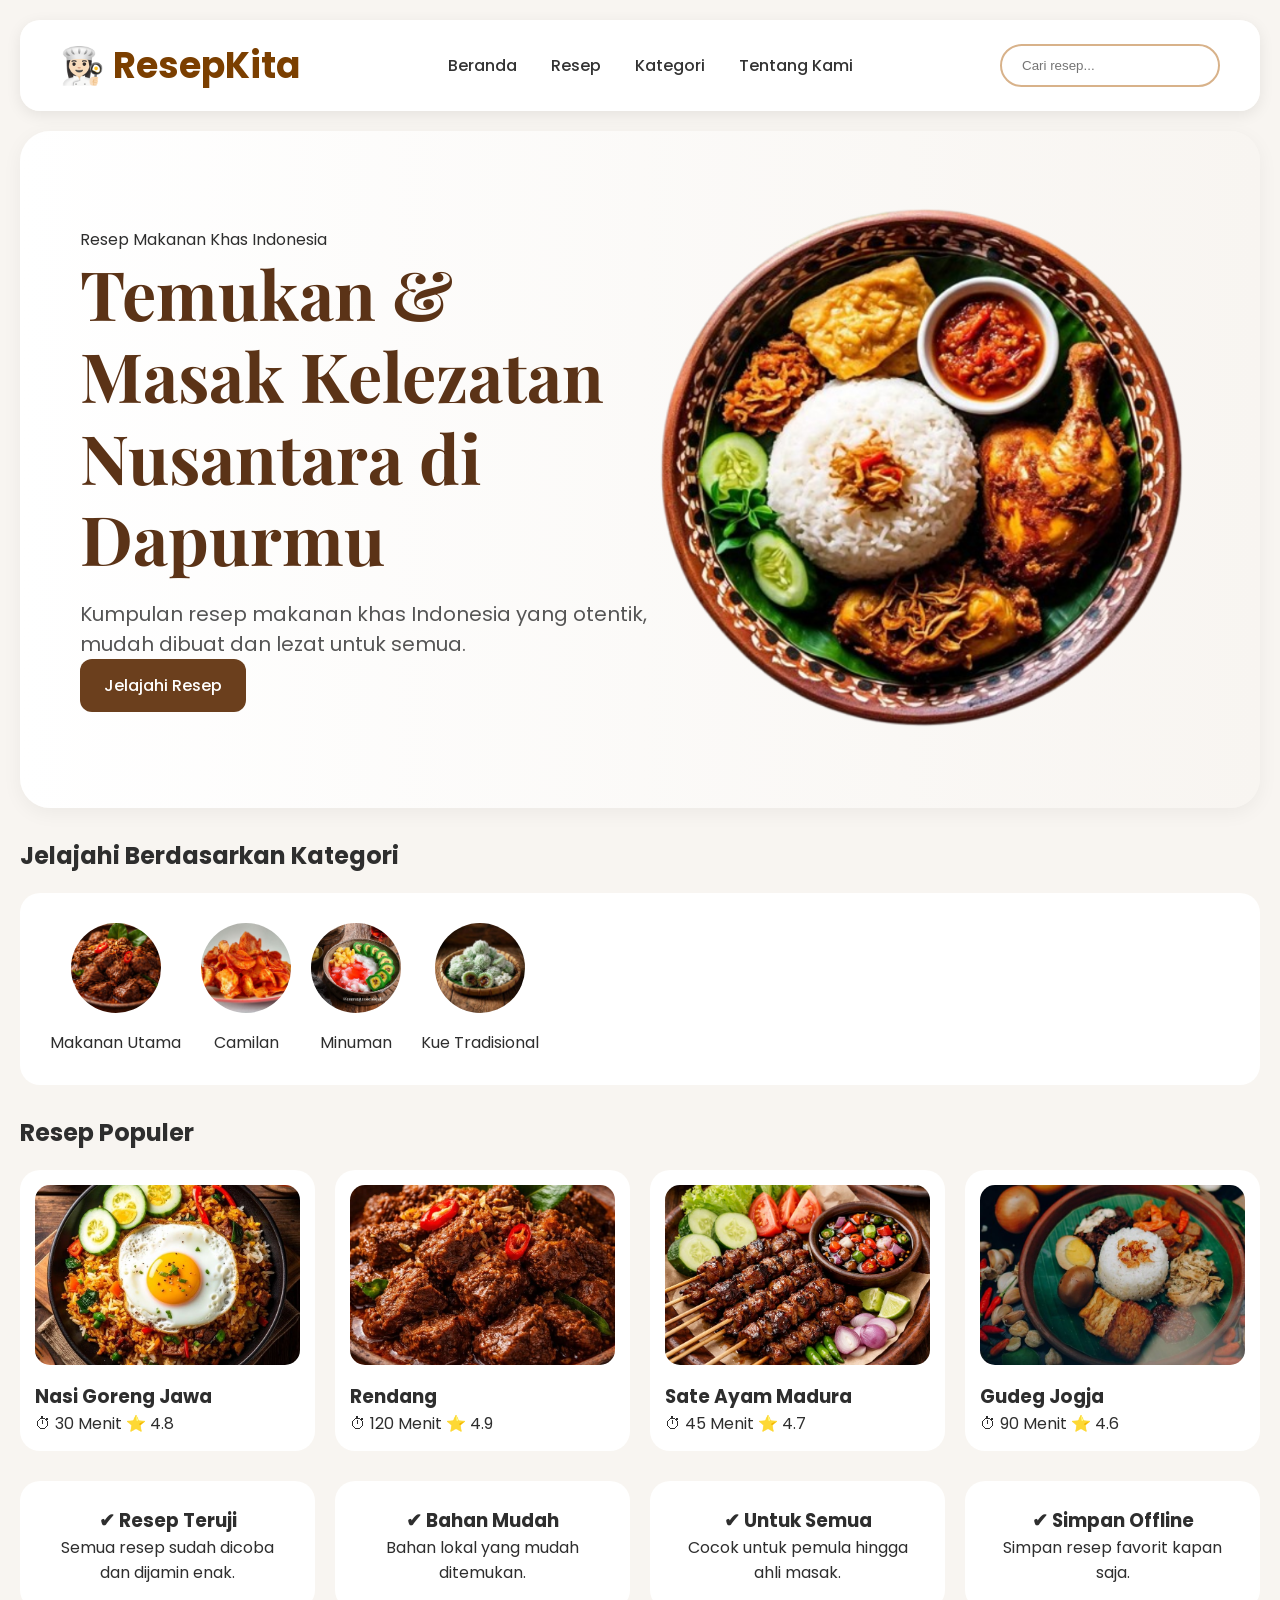
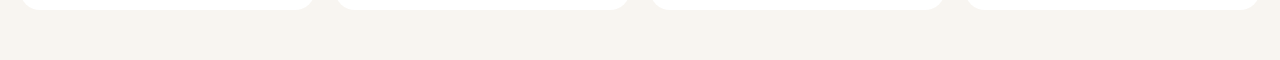
<file: index.html>
<!DOCTYPE html>
<html lang="id">
<head>
  <meta charset="UTF-8">
  <meta name="viewport" content="width=device-width,initial-scale=1.0">
  <title>ResepKita</title>

  <link rel="stylesheet" href="style.css">

  <link rel="preconnect" href="https://fonts.googleapis.com">
  <link href="https://fonts.googleapis.com/css2?family=Poppins:wght@300;400;500;600;700&family=Playfair+Display:wght@700&display=swap" rel="stylesheet">
</head>
<body>

<!-- NAVBAR -->
<header class="navbar">
    <div class="logo">👩🏻‍🍳 ResepKita</div>

    <nav>
    <a href="index.html">Beranda</a>
    <a href="resep.html">Resep</a>
    <a href="kategori.html">Kategori</a>
    <a href="tentang.html">Tentang Kami</a>
  </nav>

    <div class="search-box">
        <input type="text" id="search" placeholder="Cari resep...">
    </div>
</header>


<!-- HERO -->
<section class="hero">

    <div class="hero-text">
        <p class="small">Resep Makanan Khas Indonesia</p>

        <h1>Temukan & Masak Kelezatan Nusantara di Dapurmu</h1>

        <p class="desc">
            Kumpulan resep makanan khas Indonesia yang otentik,
            mudah dibuat dan lezat untuk semua.
        </p>

        <div class="hero-btn">
          <a href="resep.html" class="primary-btn">Jelajahi Resep</a>
        </div>
    </div>

    <div class="hero-image">
        <img src="images/hero.jpg.png" alt="">
    </div>

</section>


<!-- KATEGORI -->
<section class="kategori">

    <div class="section-title">
        <h2>Jelajahi Berdasarkan Kategori</h2>
    </div>

    <div class="kategori-list">

        <div class="kategori-item">
            <img src="images/makanan.jpg.jpg">
            <p>Makanan Utama</p>
        </div>

        <div class="kategori-item">
            <img src="images/camilan.jpg.jpg">
            <p>Camilan</p>
        </div>

        <div class="kategori-item">
            <img src="images/minuman.jpg.jpeg">
            <p>Minuman</p>
        </div>

        <div class="kategori-item">
            <img src="images/kue.jpg.jpeg">
            <p>Kue Tradisional</p>
        </div>
        
    </div>

</section>


<!-- RESEP POPULER -->
<section class="popular">

    <div class="section-title">
        <h2>Resep Populer</h2>
    </div>

    <div class="recipe-grid">

        <div class="card">
            <img src="images/nasigoreng.jpg.jpeg">
            <h3>Nasi Goreng Jawa</h3>
            <p>⏱ 30 Menit ⭐ 4.8</p>
        </div>

        <div class="card">
            <img src="images/rendang.jpg.jpeg">
            <h3>Rendang</h3>
            <p>⏱ 120 Menit ⭐ 4.9</p>
        </div>

        <div class="card">
            <img src="images/sate.jpg.jpeg">
            <h3>Sate Ayam Madura</h3>
            <p>⏱ 45 Menit ⭐ 4.7</p>
        </div>

        <div class="card">
            <img src="images/gudeg.jpg.jpeg">
            <h3>Gudeg Jogja</h3>
            <p>⏱ 90 Menit ⭐ 4.6</p>
        </div>

    </div>

</section>


<!-- FITUR -->
<section class="fitur">

    <div class="fitur-box">
        <h3>✔ Resep Teruji</h3>
        <p>Semua resep sudah dicoba dan dijamin enak.</p>
    </div>

    <div class="fitur-box">
        <h3>✔ Bahan Mudah</h3>
        <p>Bahan lokal yang mudah ditemukan.</p>
    </div>

    <div class="fitur-box">
        <h3>✔ Untuk Semua</h3>
        <p>Cocok untuk pemula hingga ahli masak.</p>
    </div>

    <div class="fitur-box">
        <h3>✔ Simpan Offline</h3>
        <p>Simpan resep favorit kapan saja.</p>
    </div>

</section>


<script src="main.js"></script>
</body>
</html>
</file>
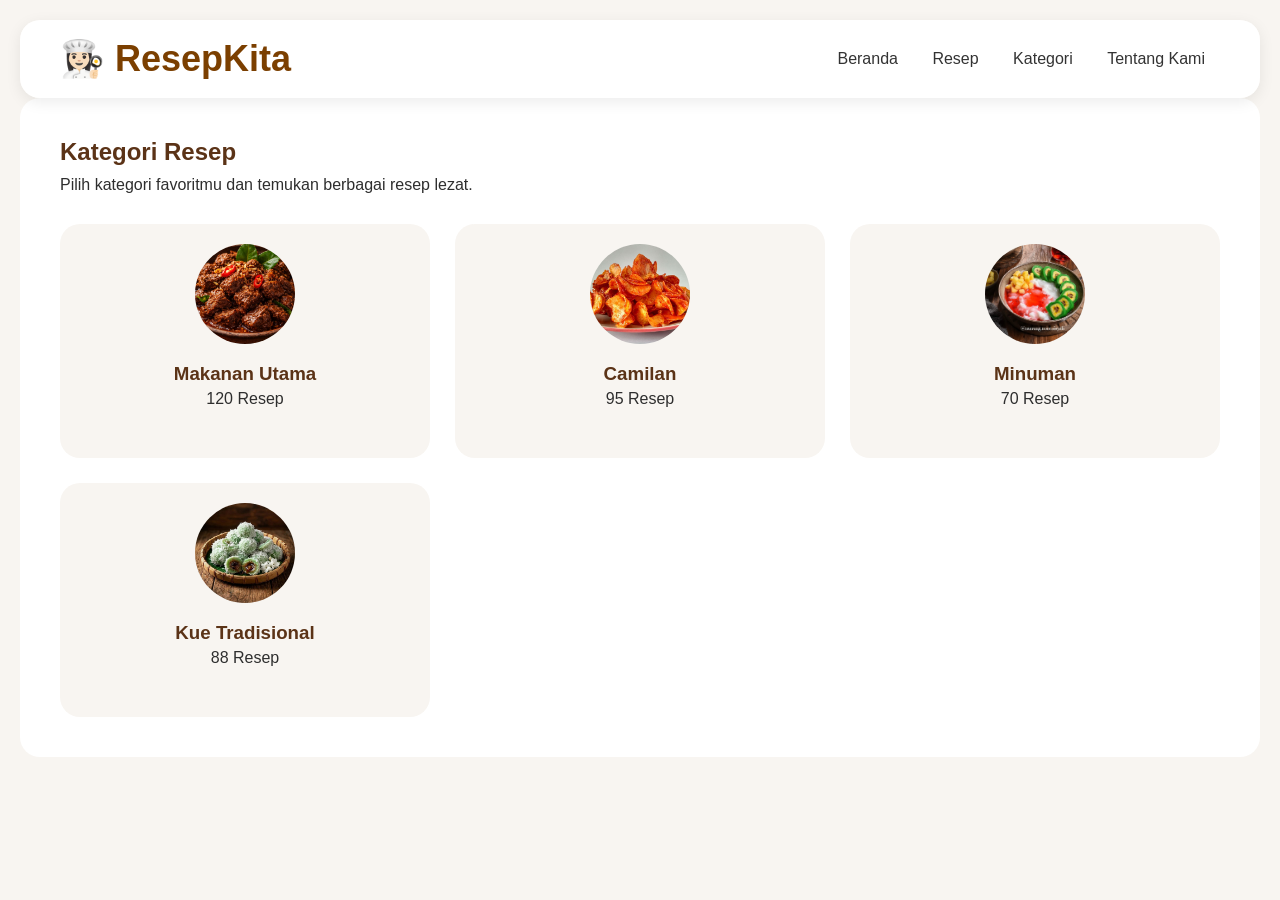
<file: kategori.html>
<!DOCTYPE html>
<html lang="id">
<head>
  <meta charset="UTF-8">
  <title>Kategori Resep</title>
  <link rel="stylesheet" href="style.css">
</head>
<body>

<!-- NAVBAR -->
<header class="navbar">
  <div class="logo">👩🏻‍🍳 ResepKita</div>

  <nav>
    <a href="index.html">Beranda</a>
    <a href="resep.html">Resep</a>
    <a href="kategori.html">Kategori</a>
    <a href="tentang.html">Tentang Kami</a>
  </nav>
</header>

<!-- HALAMAN KATEGORI -->
<section class="kategori-page">

  <h1>Kategori Resep</h1>
  <p>Pilih kategori favoritmu dan temukan berbagai resep lezat.</p>

  <div class="kategori-grid">

    <div class="kategori-card">
      <img src="images/makanan.jpg.jpg" alt="">
      <h3>Makanan Utama</h3>
      <p>120 Resep</p>
    </div>

    <div class="kategori-card">
      <img src="images/camilan.jpg.jpg" alt="">
      <h3>Camilan</h3>
      <p>95 Resep</p>
    </div>

    <div class="kategori-card">
      <img src="images/minuman.jpg.jpeg" alt="">
      <h3>Minuman</h3>
      <p>70 Resep</p>
    </div>

    <div class="kategori-card">
      <img src="images/kue.jpg.jpeg" alt="">
      <h3>Kue Tradisional</h3>
      <p>88 Resep</p>
    </div>


  </div>

</section>

</body>
</html>
</file>
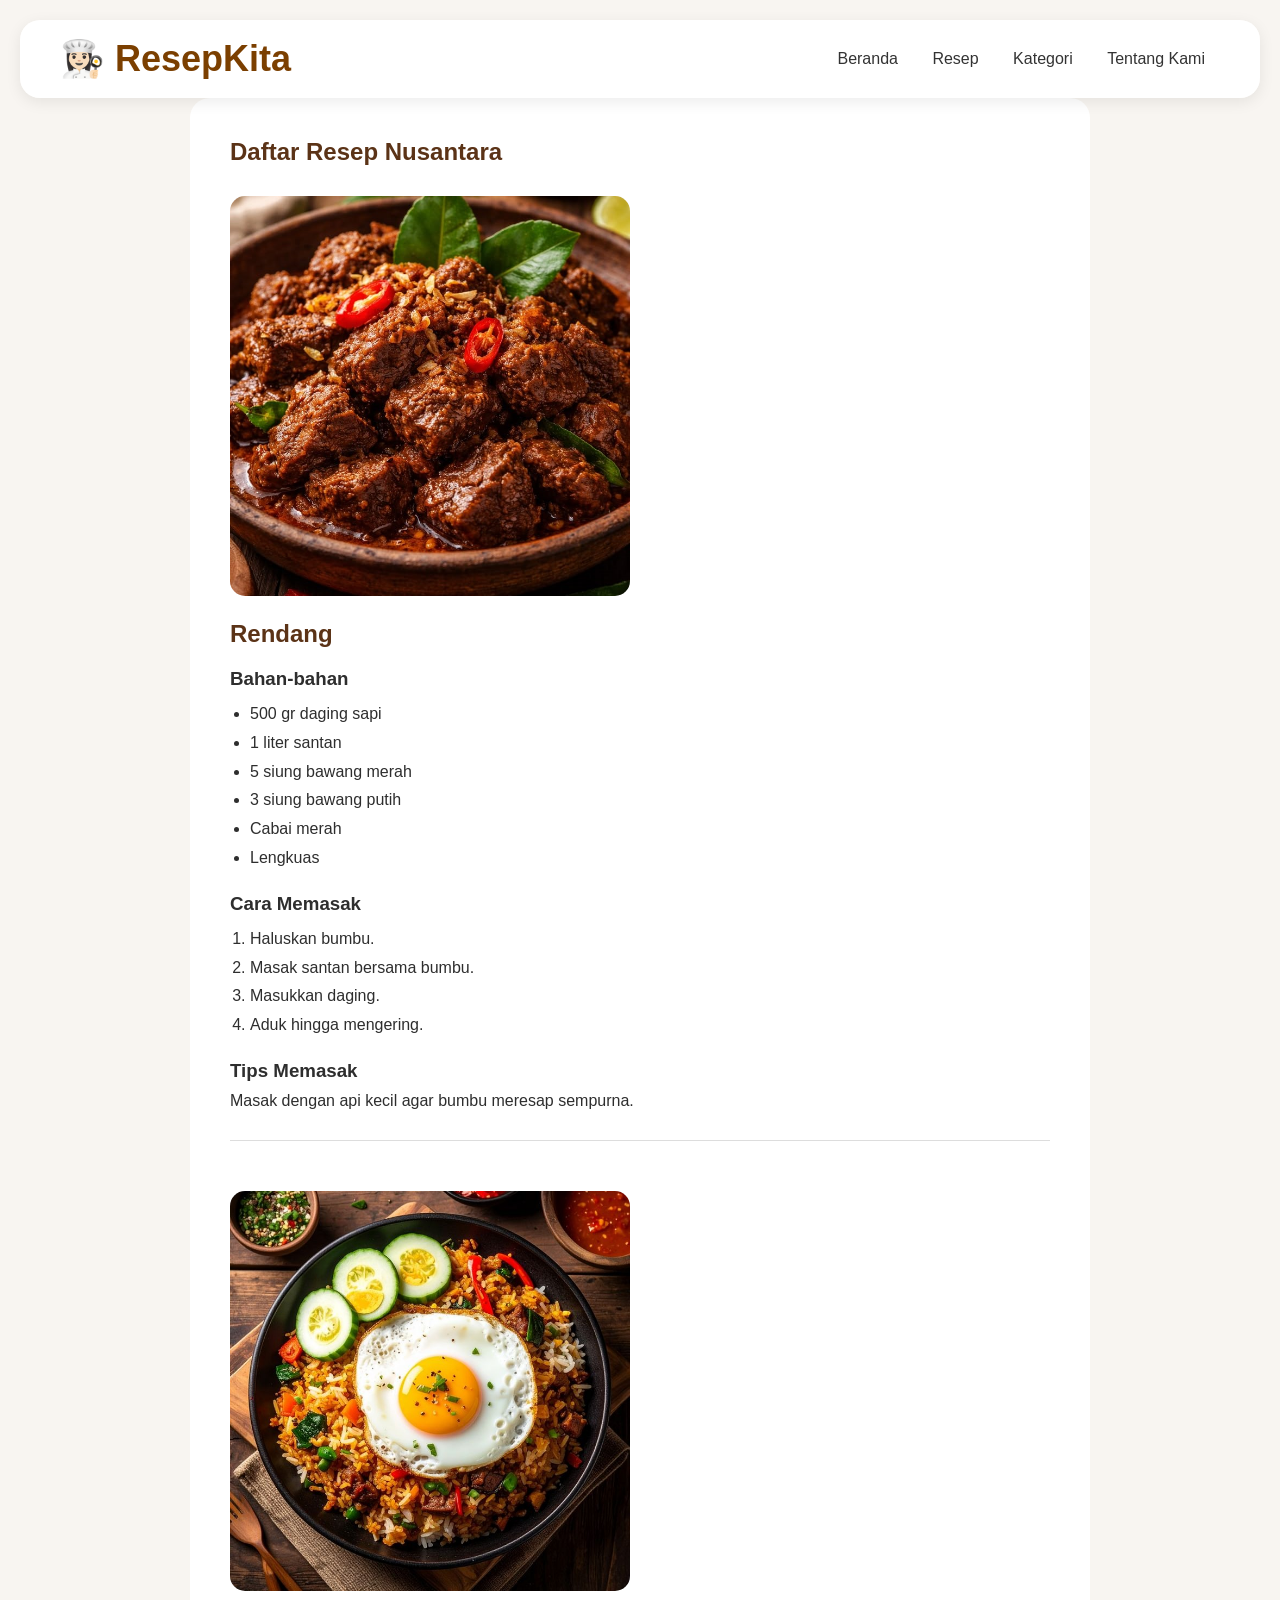
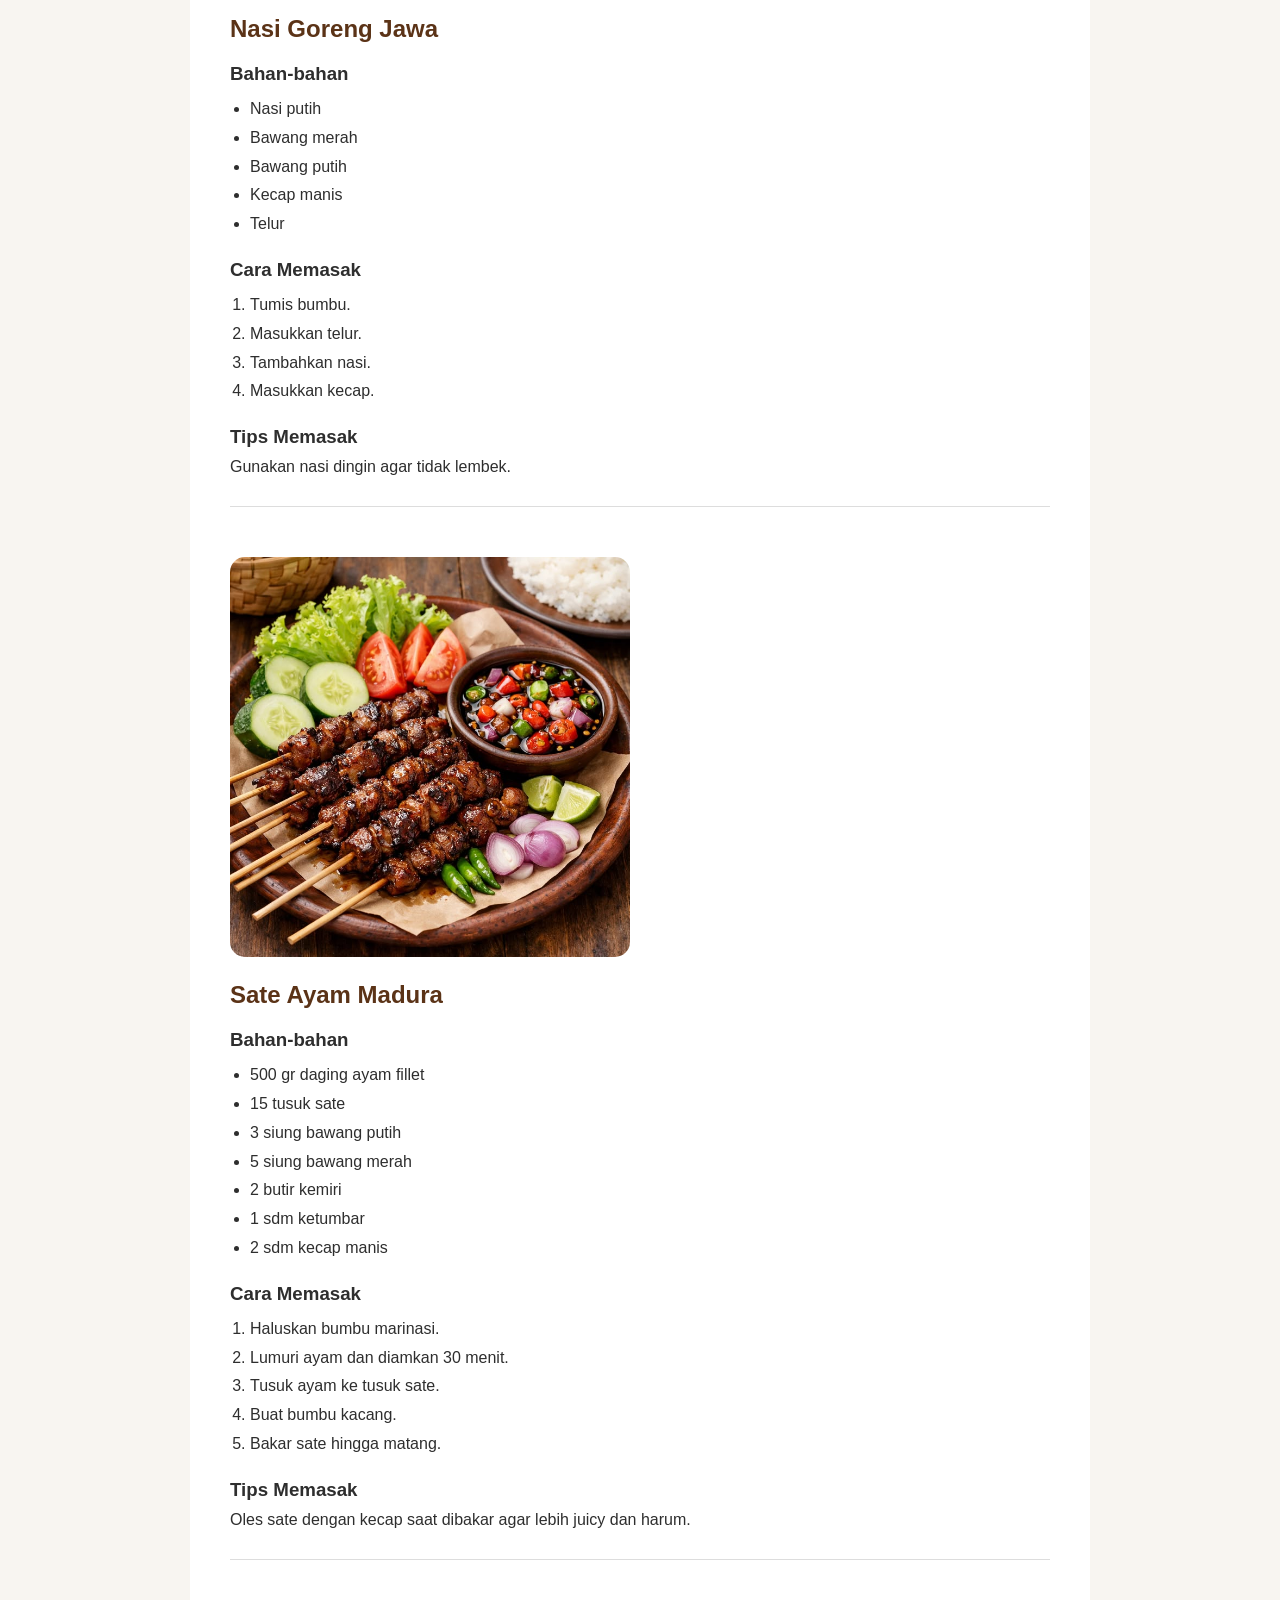
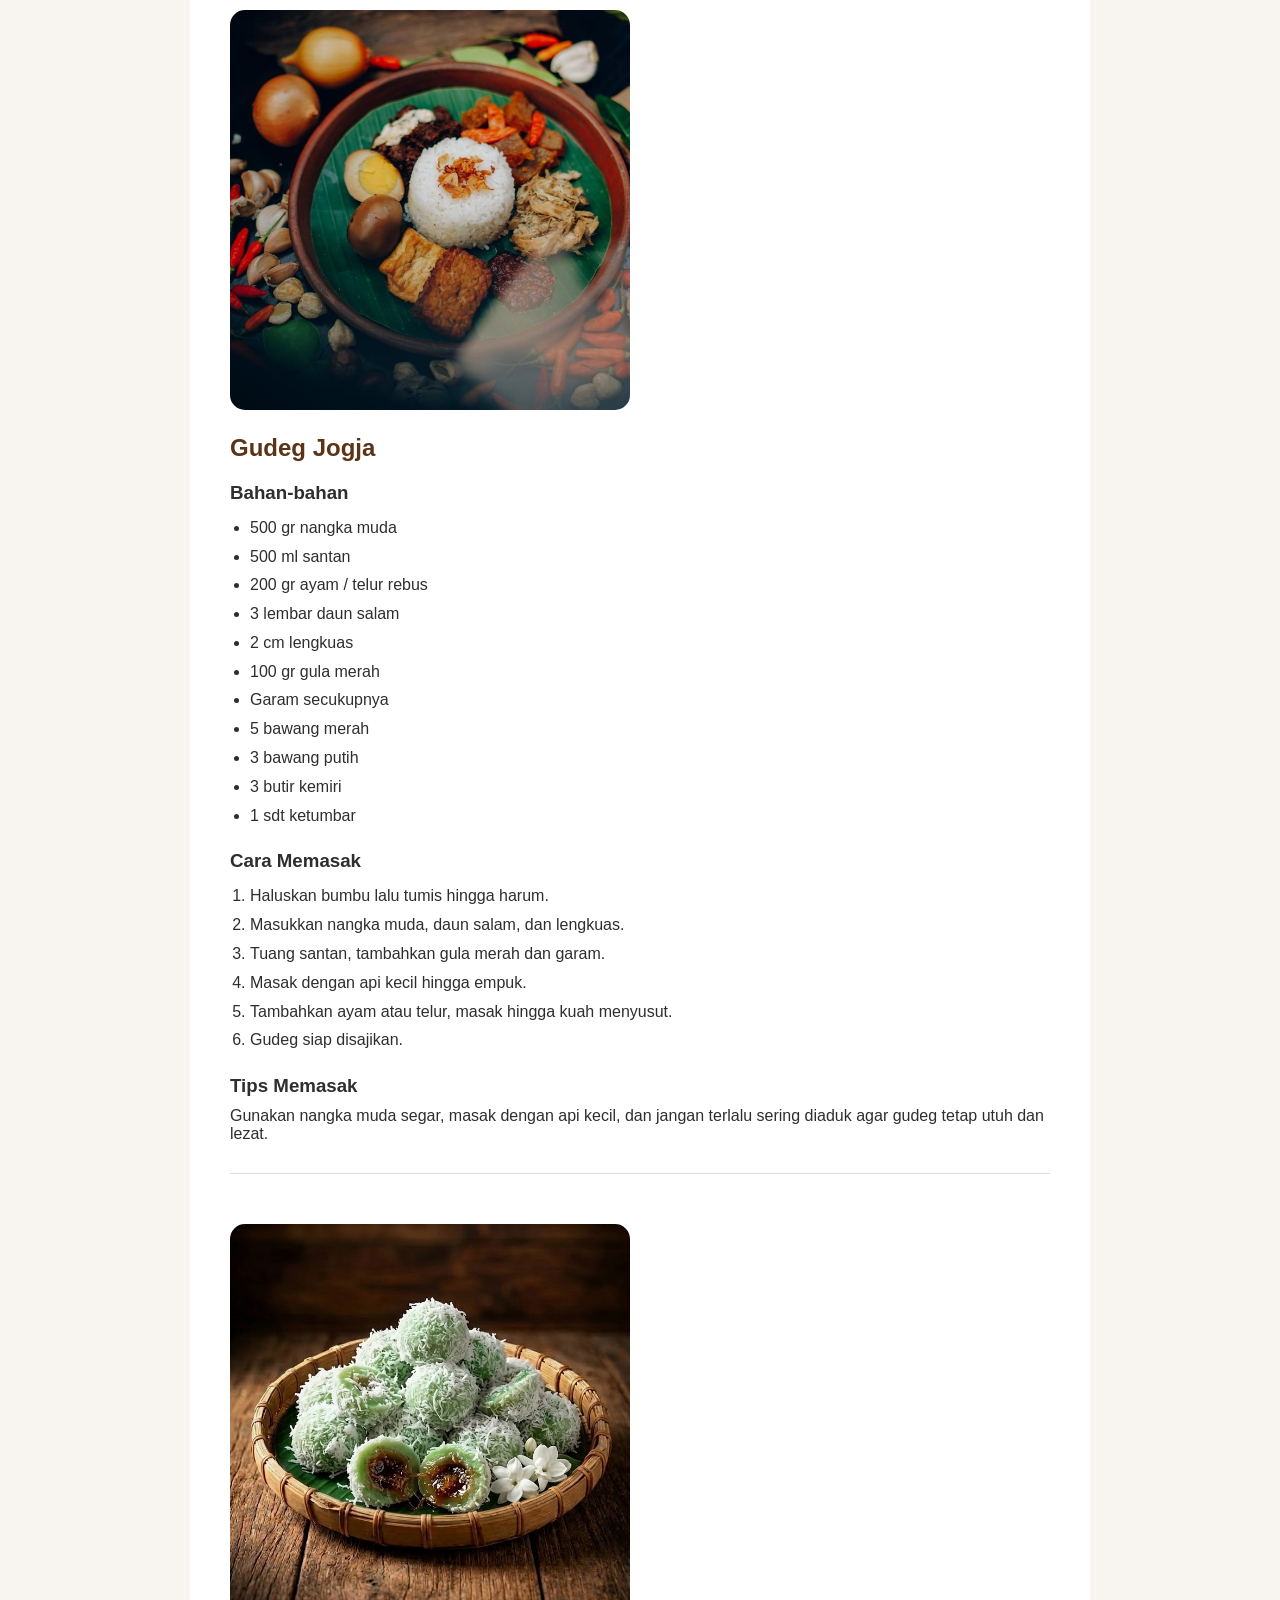
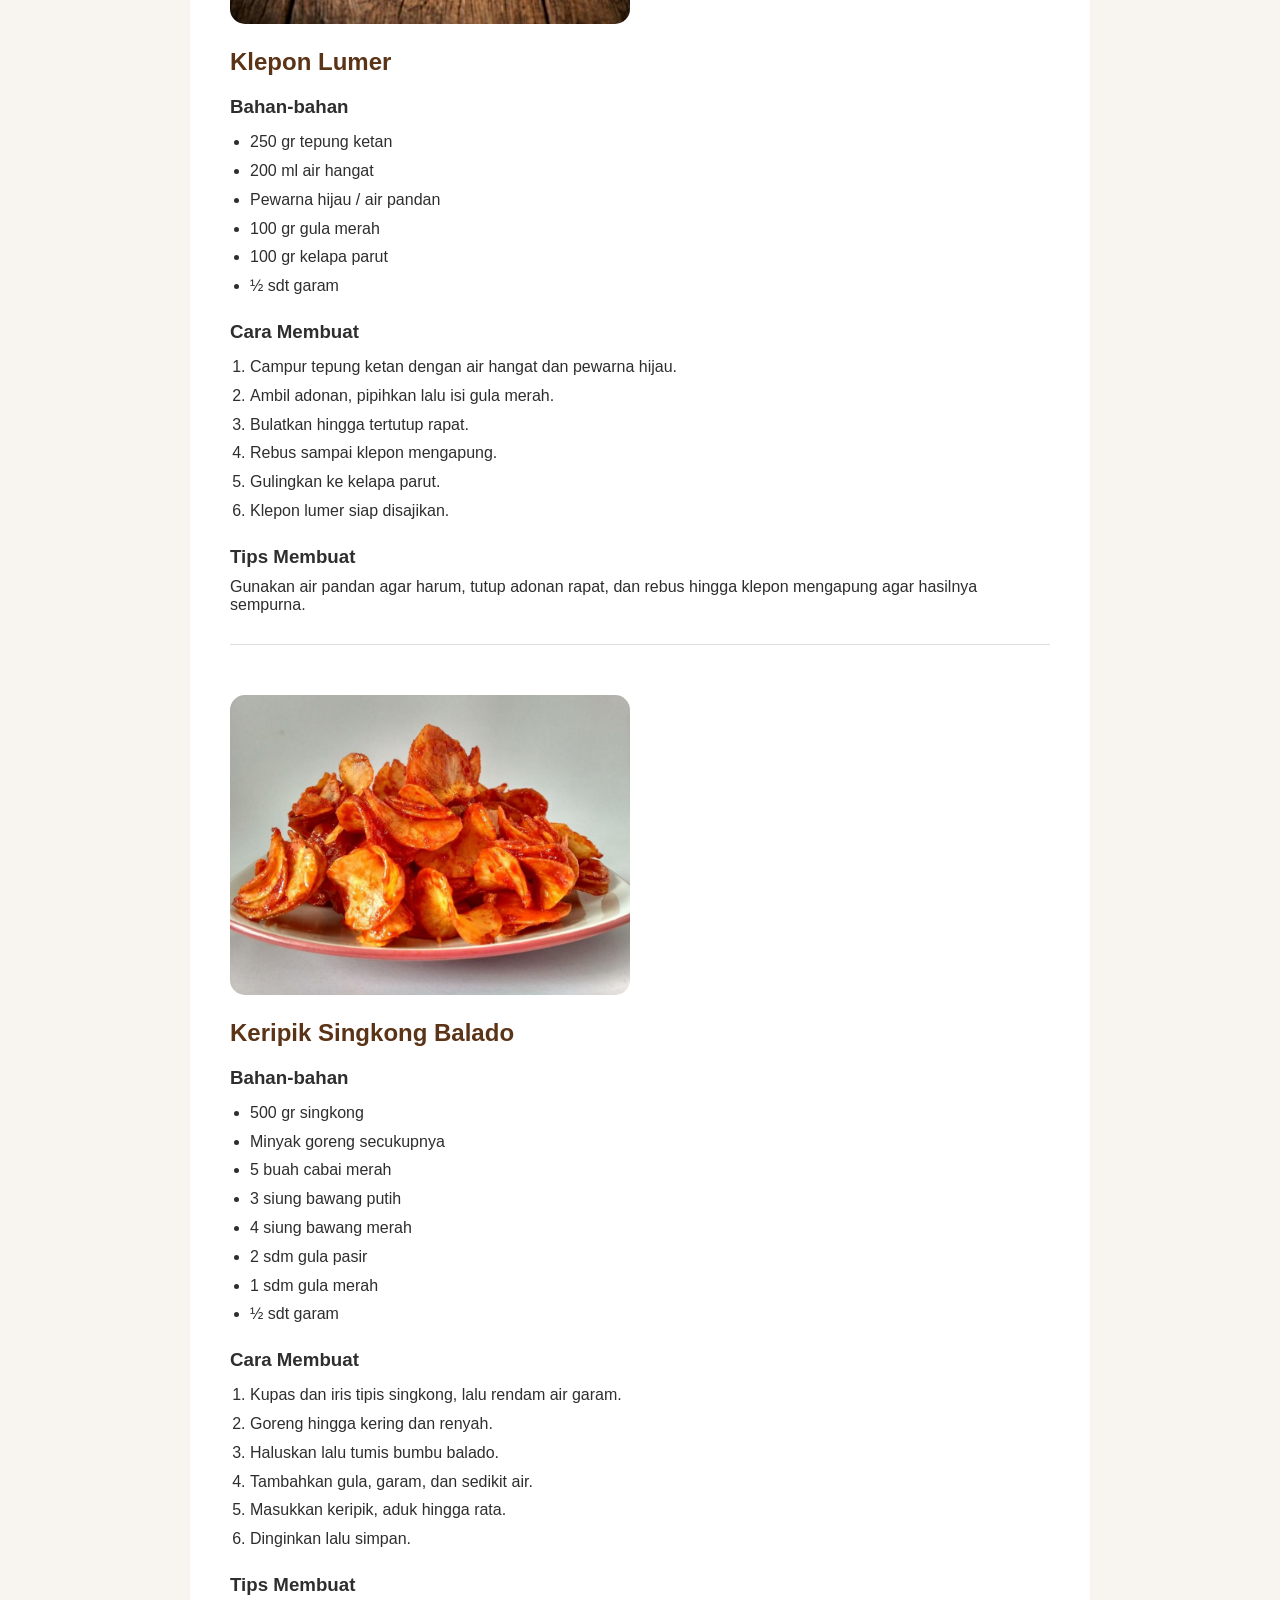
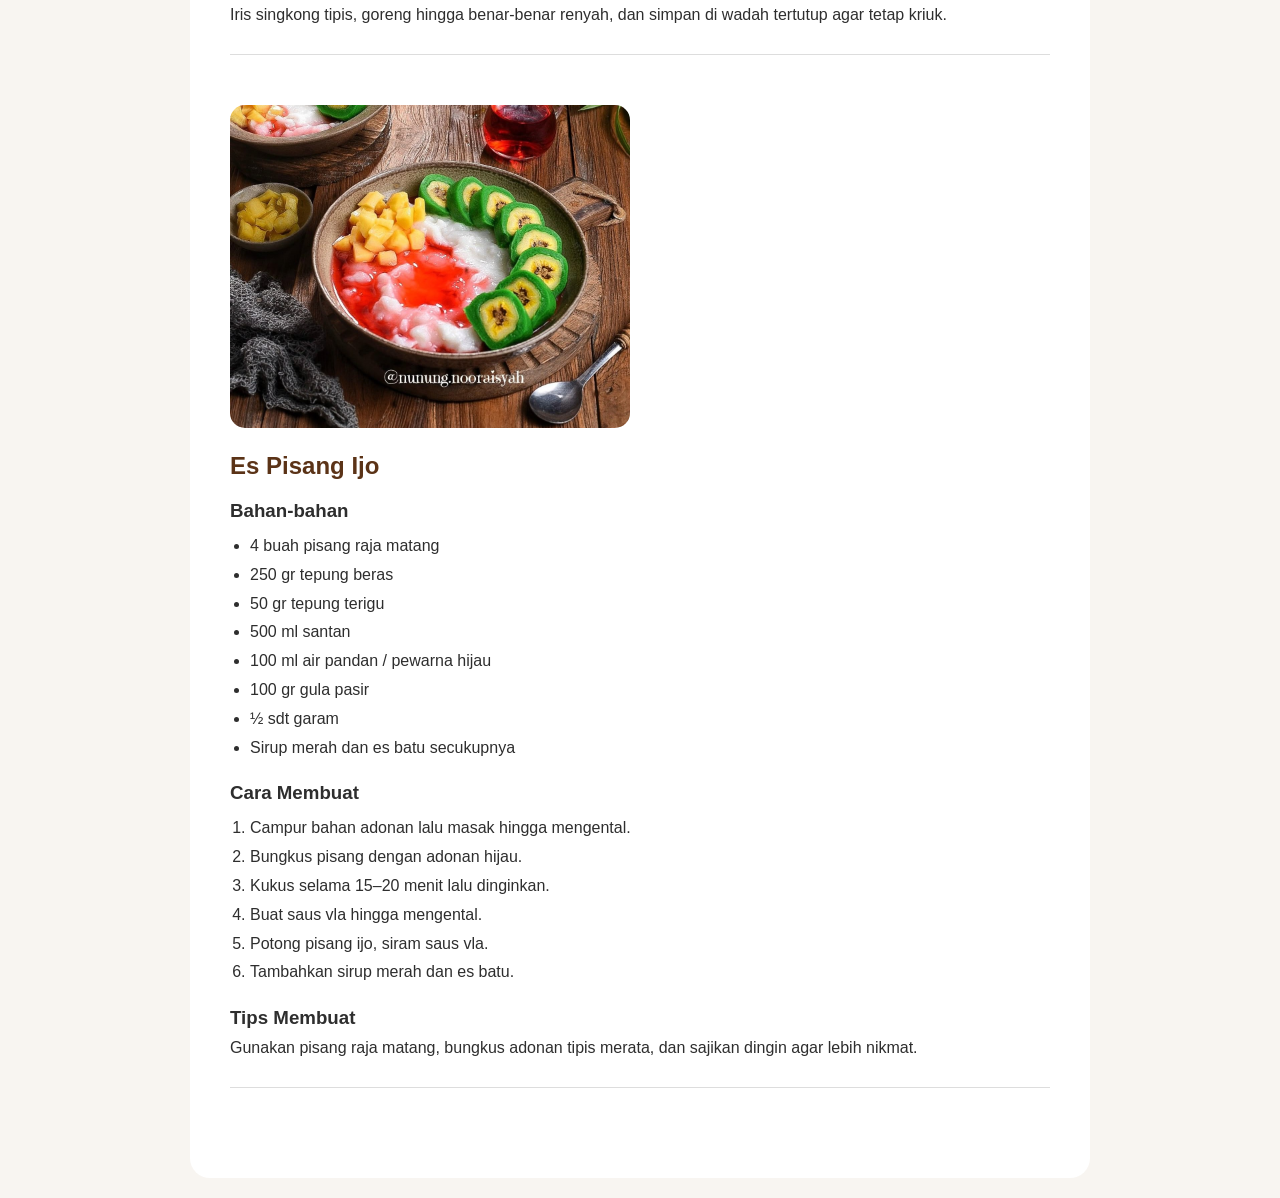
<file: resep.html>
<!DOCTYPE html>
<html lang="id">
<head>
<meta charset="UTF-8">
<title>Resep Nusantara</title>
<link rel="stylesheet" href="style.css">
</head>
<body>

<header class="navbar">
  <div class="logo">👩🏻‍🍳 ResepKita</div>

  <nav>
    <a href="index.html">Beranda</a>
    <a href="resep.html">Resep</a>
    <a href="kategori.html">Kategori</a>
    <a href="tentang.html">Tentang Kami</a>
  </nav>
</header>


<section class="recipe-page">

<h1>Daftar Resep Nusantara</h1>


<div class="recipe-detail">

<img src="images/rendang.jpg.jpeg">

<h2>Rendang</h2>

<h3>Bahan-bahan</h3>
<ul>
<li>500 gr daging sapi</li>
<li>1 liter santan</li>
<li>5 siung bawang merah</li>
<li>3 siung bawang putih</li>
<li>Cabai merah</li>
<li>Lengkuas</li>
</ul>

<h3>Cara Memasak</h3>
<ol>
<li>Haluskan bumbu.</li>
<li>Masak santan bersama bumbu.</li>
<li>Masukkan daging.</li>
<li>Aduk hingga mengering.</li>
</ol>

<h3>Tips Memasak</h3>
<p>
Masak dengan api kecil agar bumbu meresap sempurna.
</p>

</div>



<div class="recipe-detail">

<img src="images/nasigoreng.jpg.jpeg">

<h2>Nasi Goreng Jawa</h2>

<h3>Bahan-bahan</h3>
<ul>
<li>Nasi putih</li>
<li>Bawang merah</li>
<li>Bawang putih</li>
<li>Kecap manis</li>
<li>Telur</li>
</ul>

<h3>Cara Memasak</h3>
<ol>
<li>Tumis bumbu.</li>
<li>Masukkan telur.</li>
<li>Tambahkan nasi.</li>
<li>Masukkan kecap.</li>
</ol>

<h3>Tips Memasak</h3>
<p>
Gunakan nasi dingin agar tidak lembek.
</p>

</div>

<div class="recipe-detail">

  <img src="images/sate.jpg.jpeg">

  <h2>Sate Ayam Madura</h2>

  <h3>Bahan-bahan</h3>
  <ul>
    <li>500 gr daging ayam fillet</li>
    <li>15 tusuk sate</li>
    <li>3 siung bawang putih</li>
    <li>5 siung bawang merah</li>
    <li>2 butir kemiri</li>
    <li>1 sdm ketumbar</li>
    <li>2 sdm kecap manis</li>
  </ul>

  <h3>Cara Memasak</h3>
  <ol>
    <li>Haluskan bumbu marinasi.</li>
    <li>Lumuri ayam dan diamkan 30 menit.</li>
    <li>Tusuk ayam ke tusuk sate.</li>
    <li>Buat bumbu kacang.</li>
    <li>Bakar sate hingga matang.</li>
  </ol>

  <h3>Tips Memasak</h3>
  <p>
    Oles sate dengan kecap saat dibakar agar lebih juicy dan harum.
  </p>

</div>

<div class="recipe-detail">

  <img src="images/gudeg.jpg.jpeg" alt="Gudeg Jogja">

  <h2>Gudeg Jogja</h2>

  <h3>Bahan-bahan</h3>
  <ul>
    <li>500 gr nangka muda</li>
    <li>500 ml santan</li>
    <li>200 gr ayam / telur rebus</li>
    <li>3 lembar daun salam</li>
    <li>2 cm lengkuas</li>
    <li>100 gr gula merah</li>
    <li>Garam secukupnya</li>
    <li>5 bawang merah</li>
    <li>3 bawang putih</li>
    <li>3 butir kemiri</li>
    <li>1 sdt ketumbar</li>
  </ul>

  <h3>Cara Memasak</h3>
  <ol>
    <li>Haluskan bumbu lalu tumis hingga harum.</li>
    <li>Masukkan nangka muda, daun salam, dan lengkuas.</li>
    <li>Tuang santan, tambahkan gula merah dan garam.</li>
    <li>Masak dengan api kecil hingga empuk.</li>
    <li>Tambahkan ayam atau telur, masak hingga kuah menyusut.</li>
    <li>Gudeg siap disajikan.</li>
  </ol>

  <h3>Tips Memasak</h3>
  <p>
    Gunakan nangka muda segar, masak dengan api kecil, dan jangan terlalu sering diaduk agar gudeg tetap utuh dan lezat.
  </p>

</div>

<div class="recipe-detail">

  <img src="images/kue.jpg.jpeg" alt="Klepon Lumer">

  <h2>Klepon Lumer</h2>

  <h3>Bahan-bahan</h3>
  <ul>
    <li>250 gr tepung ketan</li>
    <li>200 ml air hangat</li>
    <li>Pewarna hijau / air pandan</li>
    <li>100 gr gula merah</li>
    <li>100 gr kelapa parut</li>
    <li>½ sdt garam</li>
  </ul>

  <h3>Cara Membuat</h3>
  <ol>
    <li>Campur tepung ketan dengan air hangat dan pewarna hijau.</li>
    <li>Ambil adonan, pipihkan lalu isi gula merah.</li>
    <li>Bulatkan hingga tertutup rapat.</li>
    <li>Rebus sampai klepon mengapung.</li>
    <li>Gulingkan ke kelapa parut.</li>
    <li>Klepon lumer siap disajikan.</li>
  </ol>

  <h3>Tips Membuat</h3>
  <p>
    Gunakan air pandan agar harum, tutup adonan rapat, dan rebus hingga klepon mengapung agar hasilnya sempurna.
  </p>

</div>

<div class="recipe-detail">

  <img src="images/camilan.jpg.jpg" alt="Keripik Singkong Balado">

  <h2>Keripik Singkong Balado</h2>

  <h3>Bahan-bahan</h3>
  <ul>
    <li>500 gr singkong</li>
    <li>Minyak goreng secukupnya</li>
    <li>5 buah cabai merah</li>
    <li>3 siung bawang putih</li>
    <li>4 siung bawang merah</li>
    <li>2 sdm gula pasir</li>
    <li>1 sdm gula merah</li>
    <li>½ sdt garam</li>
  </ul>

  <h3>Cara Membuat</h3>
  <ol>
    <li>Kupas dan iris tipis singkong, lalu rendam air garam.</li>
    <li>Goreng hingga kering dan renyah.</li>
    <li>Haluskan lalu tumis bumbu balado.</li>
    <li>Tambahkan gula, garam, dan sedikit air.</li>
    <li>Masukkan keripik, aduk hingga rata.</li>
    <li>Dinginkan lalu simpan.</li>
  </ol>

  <h3>Tips Membuat</h3>
  <p>
    Iris singkong tipis, goreng hingga benar-benar renyah, dan simpan di wadah tertutup agar tetap kriuk.
  </p>

</div>

<div class="recipe-detail">

  <img src="images/minuman.jpg.jpeg" alt="Es Pisang Ijo">

  <h2>Es Pisang Ijo</h2>

  <h3>Bahan-bahan</h3>
  <ul>
    <li>4 buah pisang raja matang</li>
    <li>250 gr tepung beras</li>
    <li>50 gr tepung terigu</li>
    <li>500 ml santan</li>
    <li>100 ml air pandan / pewarna hijau</li>
    <li>100 gr gula pasir</li>
    <li>½ sdt garam</li>
    <li>Sirup merah dan es batu secukupnya</li>
  </ul>

  <h3>Cara Membuat</h3>
  <ol>
    <li>Campur bahan adonan lalu masak hingga mengental.</li>
    <li>Bungkus pisang dengan adonan hijau.</li>
    <li>Kukus selama 15–20 menit lalu dinginkan.</li>
    <li>Buat saus vla hingga mengental.</li>
    <li>Potong pisang ijo, siram saus vla.</li>
    <li>Tambahkan sirup merah dan es batu.</li>
  </ol>

  <h3>Tips Membuat</h3>
  <p>
    Gunakan pisang raja matang, bungkus adonan tipis merata, dan sajikan dingin agar lebih nikmat.
  </p>

</div>

</section>

</body>
</html>
</file>
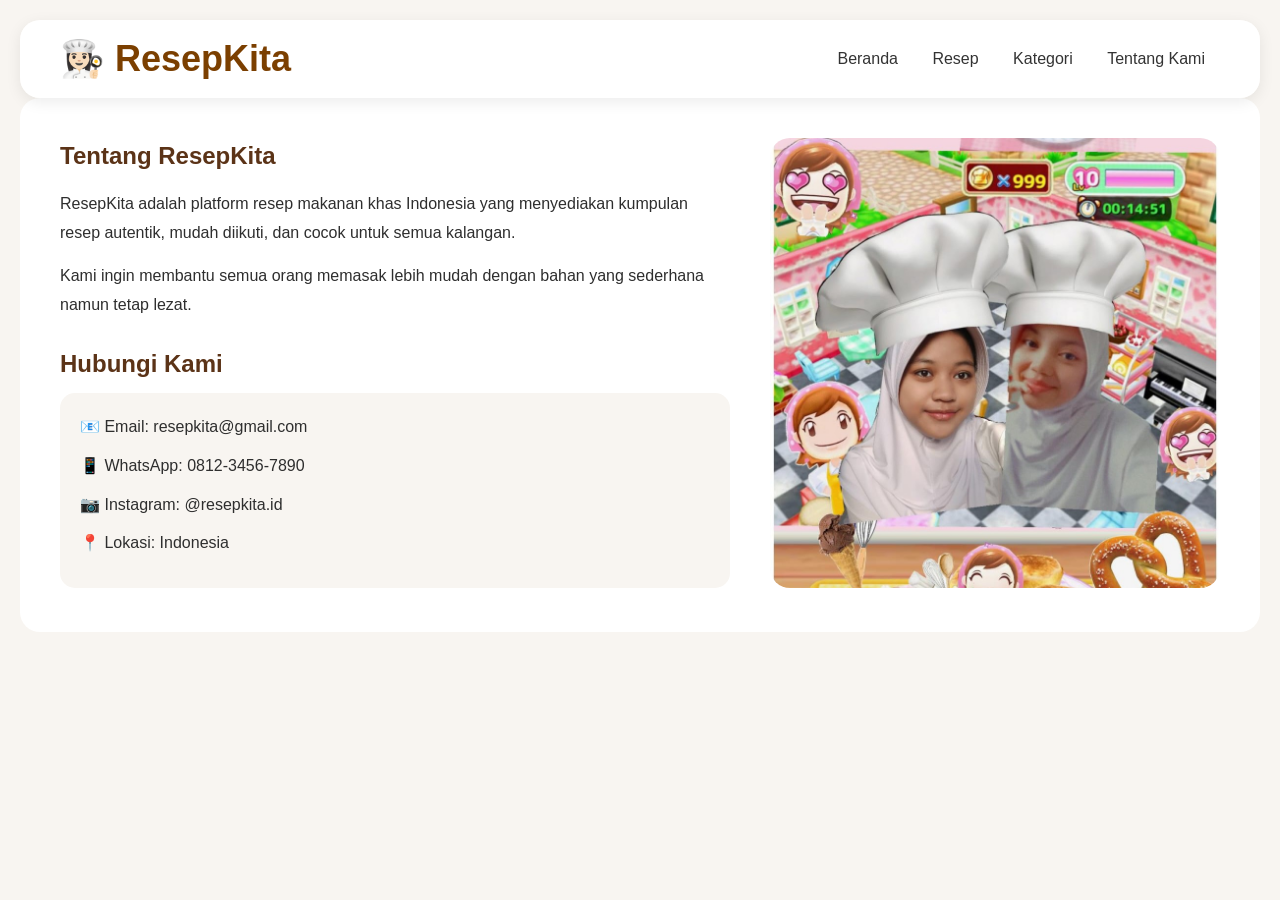
<file: tentang.html>
<!DOCTYPE html>
<html lang="id">
<head>
  <meta charset="UTF-8">
  <title>Tentang Kami</title>
  <link rel="stylesheet" href="style.css">
</head>
<body>

<!-- NAVBAR -->
<header class="navbar">
  <div class="logo">👩🏻‍🍳 ResepKita</div>

  <nav>
    <a href="index.html">Beranda</a>
    <a href="resep.html">Resep</a>
    <a href="kategori.html">Kategori</a>
    <a href="tentang.html">Tentang Kami</a>
  </nav>
</header>

<!-- TENTANG KAMI -->
<section class="tentang-page">

  <div class="tentang-text">
    <h1>Tentang ResepKita</h1>

    <p>
      ResepKita adalah platform resep makanan khas Indonesia
      yang menyediakan kumpulan resep autentik, mudah diikuti,
      dan cocok untuk semua kalangan.
    </p>

    <p>
      Kami ingin membantu semua orang memasak lebih mudah
      dengan bahan yang sederhana namun tetap lezat.
    </p>

    <h2>Hubungi Kami</h2>

    <div class="contact-box">
      <p>📧 Email: resepkita@gmail.com</p>
      <p>📱 WhatsApp: 0812-3456-7890</p>
      <p>📷 Instagram: @resepkita.id</p>
      <p>📍 Lokasi: Indonesia</p>
    </div>
  </div>

  <div class="tentang-image">
    <img src="images/about.jpg.jpeg" alt="">
  </div>

</section>

</body>
</html>
</file>
<file: style.css>
*{
margin:0;
padding:0;
box-sizing:border-box;
}

body{
font-family:'Poppins',sans-serif;
background:#f8f5f1;
color:#2e2e2e;
padding:20px;
}

/* NAVBAR MODERN */
.navbar{
    display:flex;
    justify-content:space-between;
    align-items:center;
    padding:18px 40px;
    background:rgba(255,255,255,0.95);
    border-radius:20px;
    box-shadow:0 4px 15px rgba(0,0,0,0.08);
    position:sticky;
    top:10px;
    z-index:1000;
    backdrop-filter: blur(10px);
}

.logo{
    font-size:36px;
    font-weight:700;
    color:#7b3f00;
}

nav a{
    margin:0 15px;
    text-decoration:none;
    color:#333;
    font-weight:500;
    transition:0.3s;
}

nav a:hover{
    color:#7b3f00;
    border-bottom:2px solid #7b3f00;
    padding-bottom:5px;
}

.search-box input{
    width:220px;
    padding:12px 20px;
    border-radius:30px;
    border:2px solid #d8b28a;
    outline:none;
}

.hero{
    display:flex;
    justify-content:space-between;
    align-items:center;
    padding:60px;
    background:linear-gradient(to right,#fff,#f8f5f1);
    border-radius:30px;
    margin-top:20px;
    box-shadow:0 5px 20px rgba(0,0,0,0.05);
}

.hero h1{
    font-size:68px;
    color:#5b3317;
    line-height:1.2;
    font-family:'Playfair Display', serif;
}

.desc{
    font-size:20px;
    margin-top:20px;
    color:#555;
}

.hero-image img{
    width:550px;
    border-radius:50%;
    animation: float 3s ease-in-out infinite;
}

@keyframes float{
    0%{transform:translateY(0);}
    50%{transform:translateY(-12px);}
    100%{transform:translateY(0);}
}


/* SECTION */
section{
margin-bottom:30px;
}

.section-title h2{
margin-bottom:20px;
}

/* KATEGORI */
.kategori-list{
display:flex;
gap:20px;
background:white;
padding:30px;
border-radius:20px;
}

.kategori-item{
text-align:center;
}

.kategori-item img{
width:90px;
height:90px;
border-radius:50%;
object-fit:cover;
margin-bottom:10px;
}

/* POPULAR */
.recipe-grid{
display:grid;
grid-template-columns:repeat(4,1fr);
gap:20px;
}

.card{
background:white;
padding:15px;
border-radius:20px;
}

.card img{
width:100%;
height:180px;
object-fit:cover;
border-radius:15px;
margin-bottom:10px;
}

/* FITUR */
.fitur{
display:grid;
grid-template-columns:repeat(4,1fr);
gap:20px;
}

.fitur-box{
background:white;
padding:25px;
border-radius:20px;
text-align:center;
}

.recipe-page,
.about-page{
max-width:900px;
margin:auto;
background:white;
padding:40px;
border-radius:20px;
}

.recipe-page h1,
.about-page h1{
margin-bottom:30px;
color:#5b3317;
}

.recipe-detail{
margin-bottom:50px;
padding-bottom:30px;
border-bottom:1px solid #ddd;
}

.recipe-detail img{
width:100%;
max-width:400px;
border-radius:15px;
margin-bottom:20px;
}

.recipe-detail h2{
margin-bottom:15px;
color:#5b3317;
}

.recipe-detail h3{
margin-top:20px;
margin-bottom:10px;
}

.recipe-detail ul,
.recipe-detail ol{
margin-left:20px;
line-height:1.8;
}

.about-page p{
line-height:1.8;
margin-bottom:15px;
}

.hero-btn a{
    display:inline-block;
    text-decoration:none;
    padding:14px 24px;
    border-radius:12px;
    margin-right:10px;
    font-weight:500;
}

/* tombol coklat */
.primary-btn{
    background:#6b3f1d;
    color:white;
    border:none;
    padding:15px 30px;
    border-radius:50px;
    font-size:16px;
    cursor:pointer;
    transition:0.3s;
}

.primary-btn:hover{
    transform:scale(1.05);
    background:#8a5227;
}

.secondary-btn{
    background:white;
    border:1px solid #6b3f1d;
    color:#6b3f1d;
    padding:15px 30px;
    border-radius:50px;
}
/* tombol putih */
.secondary-btn{
    background:white;
    color:#5b3317;
    border:1px solid #5b3317;
}

/* ========================= */
/* HALAMAN KATEGORI */
/* ========================= */

.kategori-page{
    background:white;
    padding:40px;
    border-radius:20px;
}

.kategori-page h1{
    color:#5b3317;
    margin-bottom:10px;
}

.kategori-page p{
    margin-bottom:30px;
}

.kategori-grid{
    display:grid;
    grid-template-columns:repeat(3,1fr);
    gap:25px;
}

.kategori-card{
    background:#f8f5f1;
    padding:20px;
    border-radius:20px;
    text-align:center;
    transition:0.3s;
}

.kategori-card:hover{
    transform:translateY(-5px);
}

.kategori-card img{
    width:100px;
    height:100px;
    border-radius:50%;
    object-fit:cover;
    margin-bottom:15px;
}

.kategori-card h3{
    color:#5b3317;
    margin-bottom:5px;
}


/* ========================= */
/* HALAMAN TENTANG */
/* ========================= */

.tentang-page{
    background:white;
    padding:40px;
    border-radius:20px;
    display:flex;
    gap:40px;
    align-items:center;
}

.tentang-text{
    flex:1;
}

.tentang-text h1{
    color:#5b3317;
    margin-bottom:20px;
}

.tentang-text p{
    line-height:1.8;
    margin-bottom:15px;
}

.tentang-text h2{
    margin-top:30px;
    margin-bottom:15px;
    color:#5b3317;
}

.contact-box{
    background:#f8f5f1;
    padding:20px;
    border-radius:15px;
}

.contact-box p{
    margin-bottom:10px;
}

.tentang-image img{
    width:450px;
    border-radius:20px;
}
</file>
